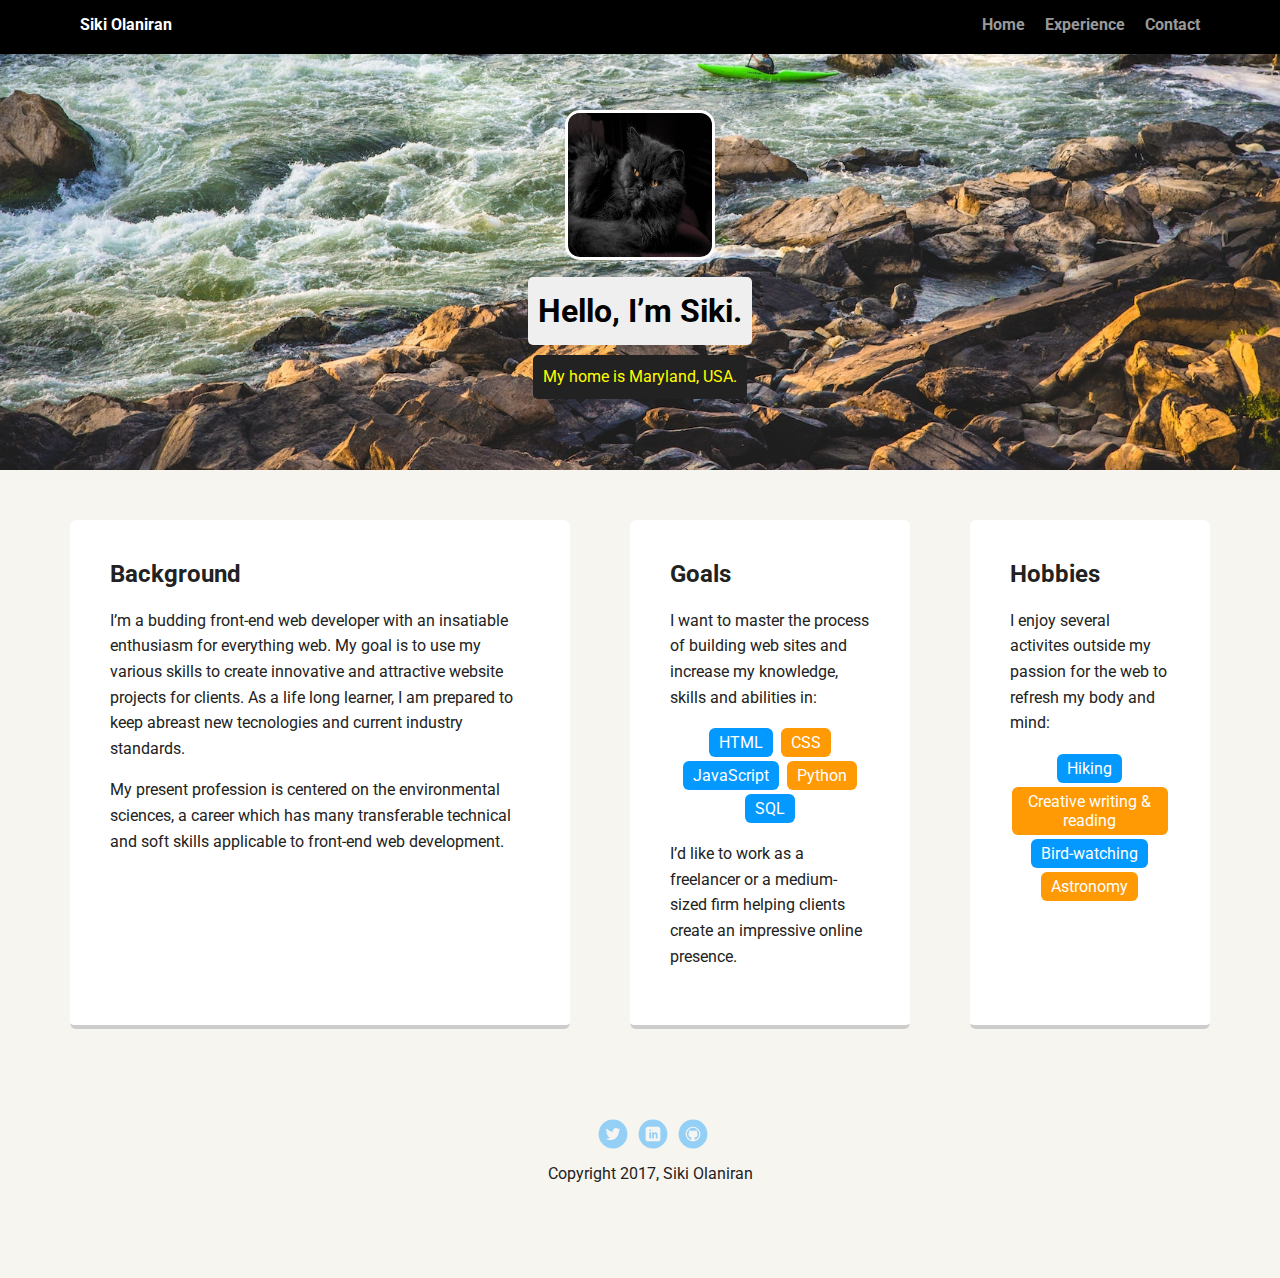
<file: index.html>
<!doctype html>
<html lang="en">
<head>
  <meta charset="utf-8">
  <title>Siki Olaniran's Profile</title>
  <meta name="viewport" content="width=device-width, initial-scale=1.0">
  <link rel="stylesheet" href="styles.css">
  <link href="https://fonts.googleapis.com/css?family=Muli%7CRoboto:400,300,500,700,900" rel="stylesheet"></head>
  <body>

    <div class="main-nav">
        <ul class="nav">
          <li class="name">Siki Olaniran</li>
          <li><a href="index.html">Home</a></li>
          <li><a href="experience.html">Experience</a></li>
          <li><a href="contact.html">Contact</a></li>
        </ul>
    </div>

    <header>
      <img src="images/myphoto.jpg" alt="Photo for Siki Olaniran" class="profile-image">
      <h1 class="tag name">Hello, I’m Siki.</h1>
      <p class="tag location">My home is Maryland, USA.</p>
    </header>

    <main class="flex">
      <div class="card">
        <h2>Background</h2>
        <p>I’m a budding front-end web developer with an insatiable enthusiasm for everything web. My goal is to use my various skills to create innovative and attractive website projects for clients. As a life long learner, I am prepared to keep abreast new tecnologies and current industry standards. </p>
        <p>My present profession is centered on the environmental sciences, a career which has many transferable technical and soft skills applicable to front-end web development. </p>
      </div> 

      <div class="card">
        <h2>Goals</h2>
        <p>I want to master the process of building web sites and increase my knowledge, skills and abilities in:</p>
        <ul class="skills">
          <li>HTML</li>
          <li>CSS</li>
          <li>JavaScript</li>
          <li>Python</li>
          <li>SQL</li>
        </ul>
        <p>I’d like to work as a freelancer or a medium-sized firm helping clients create an impressive online presence.</p>
      </div> 

       <div class="card">
        <h2>Hobbies</h2>
        <p>I enjoy several activites outside my passion for the web to refresh my body and mind: </p>
        <ul class="skills">
          <li>Hiking</li>
          <li>Creative writing &amp; reading</li>
          <li>Bird-watching</li>
          <li>Astronomy</li>
        </ul>  
        </div>  
    </main>
    <footer>
      <ul>
        <li><a href="#" class="social twitter">Twitter</a></li>
        <li><a href="#" class="social linkedin">LinkedIn</a></li>
        <li><a href="#" class="social github">Github</a></li>
      </ul>
      <p class="copyright">Copyright 2017, Siki Olaniran</p>
    </footer>
  </body>
  </html>
</file>
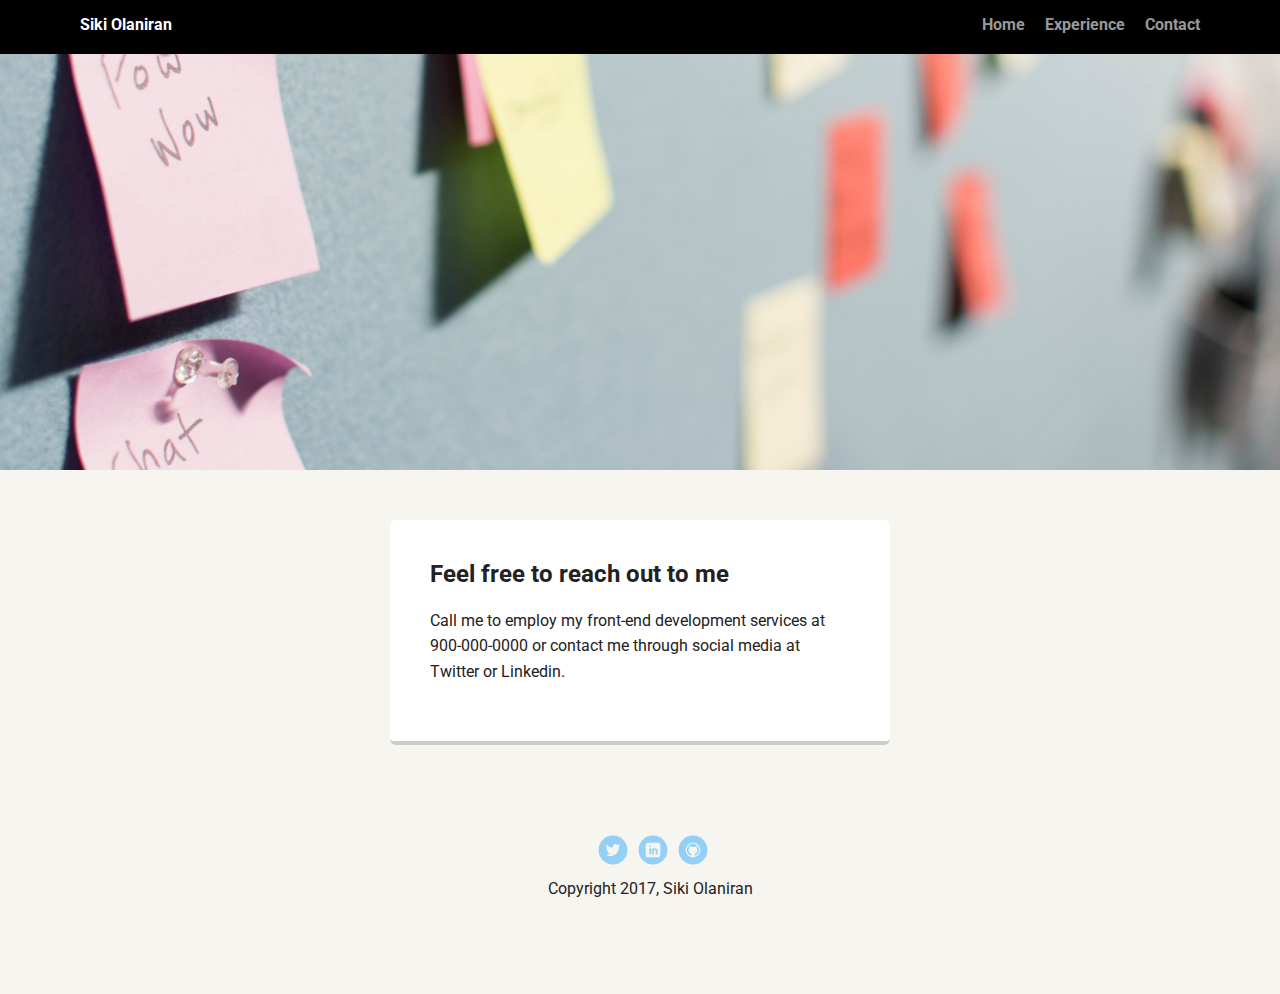
<file: contact.html>
<!doctype html>
<html lang="en">
<head>
  <meta charset="utf-8">
  <title>Siki Olaniran's Profile</title>
  <meta name="viewport" content="width=device-width, initial-scale=1.0">
  <link rel="stylesheet" href="styles.css">
  <link href="https://fonts.googleapis.com/css?family=Muli%7CRoboto:400,300,500,700,900" rel="stylesheet"></head>
  <body>

    <div class="main-nav">
        <ul class="nav">
          <li class="name">Siki Olaniran</li>
          <li><a href="index.html">Home</a></li>
          <li><a href="experience.html">Experience</a></li>
          <li><a href="contact.html">Contact</a></li>
        </ul>
    </div>

    <header class= "contact">
      
    </header>


<main class="flex">
      <div class="card">
        <h2> Feel free to reach out to me</h2>
        <p> Call me to employ my front-end development services at 900-000-0000 or contact me through social media at Twitter or Linkedin.</p>
        
      </div> 

    </main>
    <footer>
      <ul>
        <li><a href="#" class="social twitter">Twitter</a></li>
        <li><a href="#" class="social linkedin">LinkedIn</a></li>
        <li><a href="#" class="social github">Github</a></li>
      </ul>
      <p class="copyright">Copyright 2017, Siki Olaniran</p>
    </footer>
  </body>
  </html>
</file>
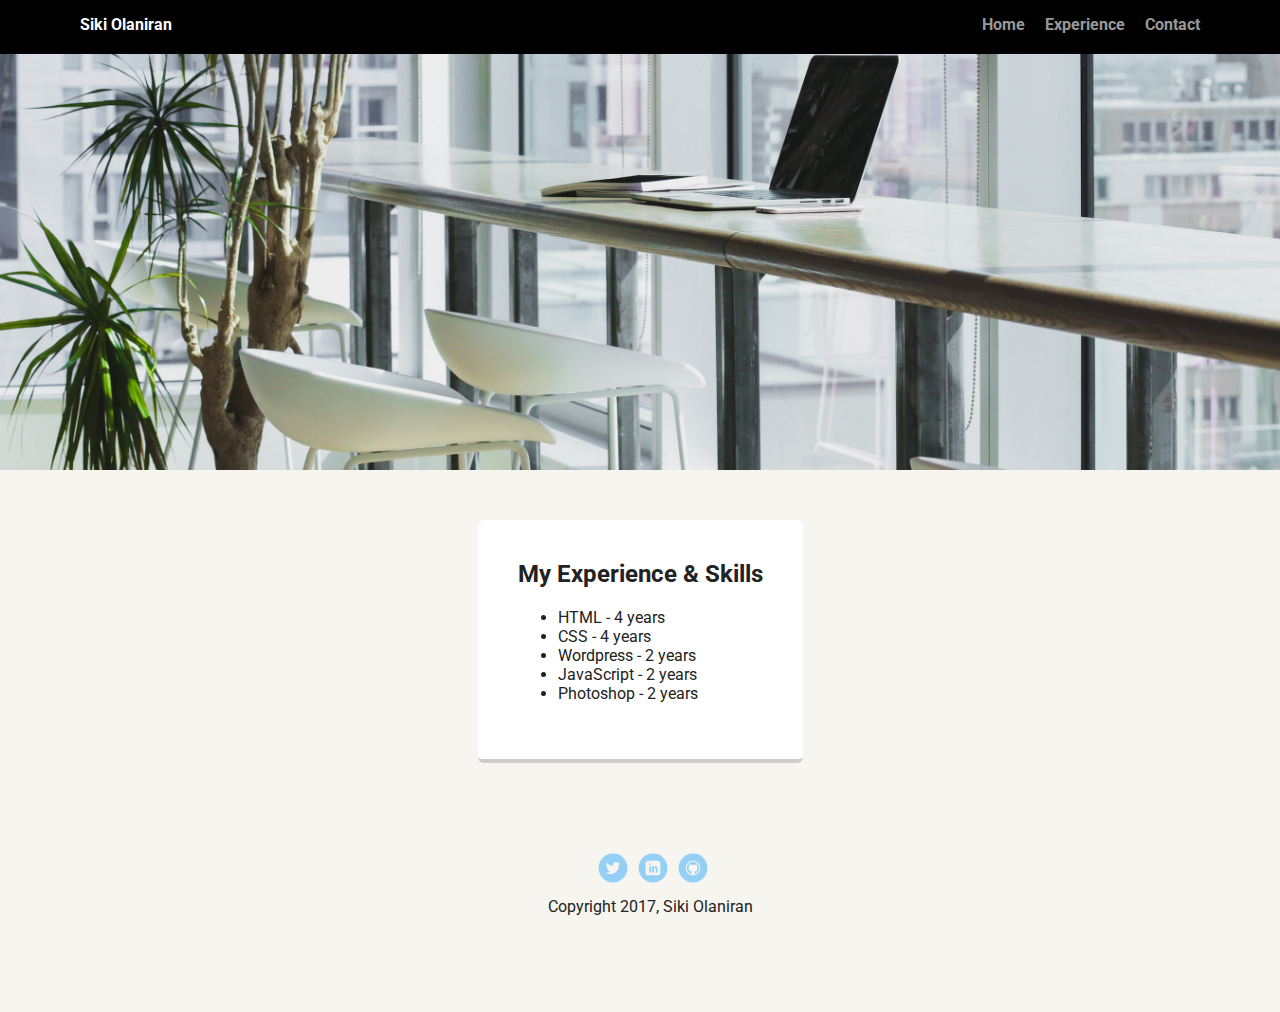
<file: experience.html>
<!doctype html>
<html lang="en">
<head>
  <meta charset="utf-8">
  <title>Siki Olaniran's Profile</title>
  <meta name="viewport" content="width=device-width, initial-scale=1.0">
  <link rel="stylesheet" href="styles.css">
  <link href="https://fonts.googleapis.com/css?family=Muli%7CRoboto:400,300,500,700,900" rel="stylesheet"></head>
  <body>

    <div class="main-nav">
        <ul class="nav">
          <li class="name">Siki Olaniran</li>
          <li><a href="index.html">Home</a></li>
          <li><a href="experience.html">Experience</a></li>
          <li><a href="contact.html">Contact</a></li>
        </ul>
    </div>
    <header class= "experience">
      
    </header>

<main class="flex">
      <div class="card">
         <h2>My Experience &amp; Skills</h2>
         <ul>
         <li>HTML - 4 years</li>
         <li>CSS - 4 years</li>
         <li>Wordpress - 2 years</li>
         <li>JavaScript - 2 years</li>
         <li>Photoshop - 2 years</li>
         </ul>
      </div> 

    </main>
    <footer>
      <ul>
        <li><a href="#" class="social twitter">Twitter</a></li>
        <li><a href="#" class="social linkedin">LinkedIn</a></li>
        <li><a href="#" class="social github">Github</a></li>
      </ul>
      <p class="copyright">Copyright 2017, Siki Olaniran</p>
    </footer>

  </body>
  </html>
</file>
<file: styles.css>
/* Global Layout Set-up */
* { 
  box-sizing: border-box;
}
  
body {
  margin: 0;
  padding: 0;
  text-align: center;
  font-family: 'Roboto', sans-serif;
  color: #222;
  background: #f7f5f0;
}
/* Link Styles */

a {
  text-decoration: none;
  color: #999;
}
a:hover {
  color: #6633ff;
}

/* Section Styles */

.main-nav {
  width: 100%;
  background: black;
  min-height: 30px;
  padding: 10px;
  position: fixed;
  text-align: center;
}
.nav {
  display: flex;
  justify-content: space-around;
  font-weight: 700;
  list-style-type: none;
  margin: 0 auto;
  padding: 0;
}

.nav .name {
    display: block;
    margin-right: auto;
    color: white;
}
.nav li {
  padding: 5px 10px 10px 10px;
}
.nav a {
  transition: all .5s;
}
.nav a:hover {
  color: white
}

header {
  text-align: center;
  background: url('images/potomac.jpg') no-repeat bottom center ;
  background-size: cover;
  overflow: hidden;
  padding-top: 60px;
}

.experience {
  text-align: center;
  background: url('images/experience.jpg') no-repeat bottom center ;
  background-size: cover;
  overflow: hidden;
  padding-top: 60px;

}

.contact {
  text-align: center;
  background: url('images/contact.jpg') no-repeat bottom center ;
  background-size: cover;
  overflow: hidden;
  padding-top: 60px;
}


header {
  line-height: 1.5;
}
header .profile-image {
  margin-top: 50px;
  width: 150px;
  height: 150px;
  border-radius: 10%;
  border: 3px solid white;
  transition: all .5s;
}
header .profile-image:hover {
  transform: scale(1.2) rotate(5deg);
}
.tag {
  background-color: #efefef;
  color: black;
  padding: 10px;
  border-radius: 5px;
  display: table;
  margin: 10px auto;
} 
.location {
  background-color: #222;
  color: yellow;
}
.card {
  margin: 30px;
  padding: 20px 40px 40px;
  max-width: 500px;
  text-align: left;
  background: #fff;
  border-bottom: 4px solid #ccc;
  border-radius: 6px;
  transition: all .5s;
}
.card:hover {
  border-color: #ff99ff;
}

ul.skills {
  padding: 0;
  text-align: center;
}

.skills li {
  border-radius: 6px;
  display: inline-block;
  background: #ff9904;
  color: white;
  padding: 5px 10px;
  margin: 2px;
}

.skills li:nth-child(odd) {
  background: #0399ff;
}

footer {
  width: 100%;
  min-height: 30px;
  padding: 20px 0 40px 20px;
}

footer .copyright {
  top: -8px;
  font-size: .75em;
}

footer ul {
  list-style-type: none;
  margin: 0;
  padding: 0;
}

footer ul li {
  display: inline-block;
}

a.social {
  display: inline-block;
  text-indent: -9999px;
  margin-left: 5px;
  width: 30px;
  height: 30px;
  background-size: 30px 30px;
  opacity: .4;
  transition: all .5s;
}
a.twitter {
  background-image: url(images/twitter.svg);
}
a.linkedin {
  background-image: url(images/linkedin.svg);
}
a.github {
  background-image: url(images/github.svg);
}
a.social:hover {
  opacity: 1;
}
.clearfix {
  clear: both;
}

/* Styles for larger screens */
@media screen and (min-width: 720px) {
  
  .flex {
      display: -ms-flexbox;      /* TWEENER - IE 10 */
      display: flex; 
      max-width: 1200px;
      -ms-flex-pack: distribute;
      justify-content: space-around;
      margin: 0 auto;
  }

  header {
    min-height: 470px;
  }

  .nav {
    max-width: 1200px;
    padding: 0 30px;
  }


  main {
    padding-top: 20px;
  }

  main p {
    line-height: 1.6em;
  }

  footer {
    font-size: 1.3em;
    max-width: 1200px;
    margin: 40px auto;
  }

}
</file>
